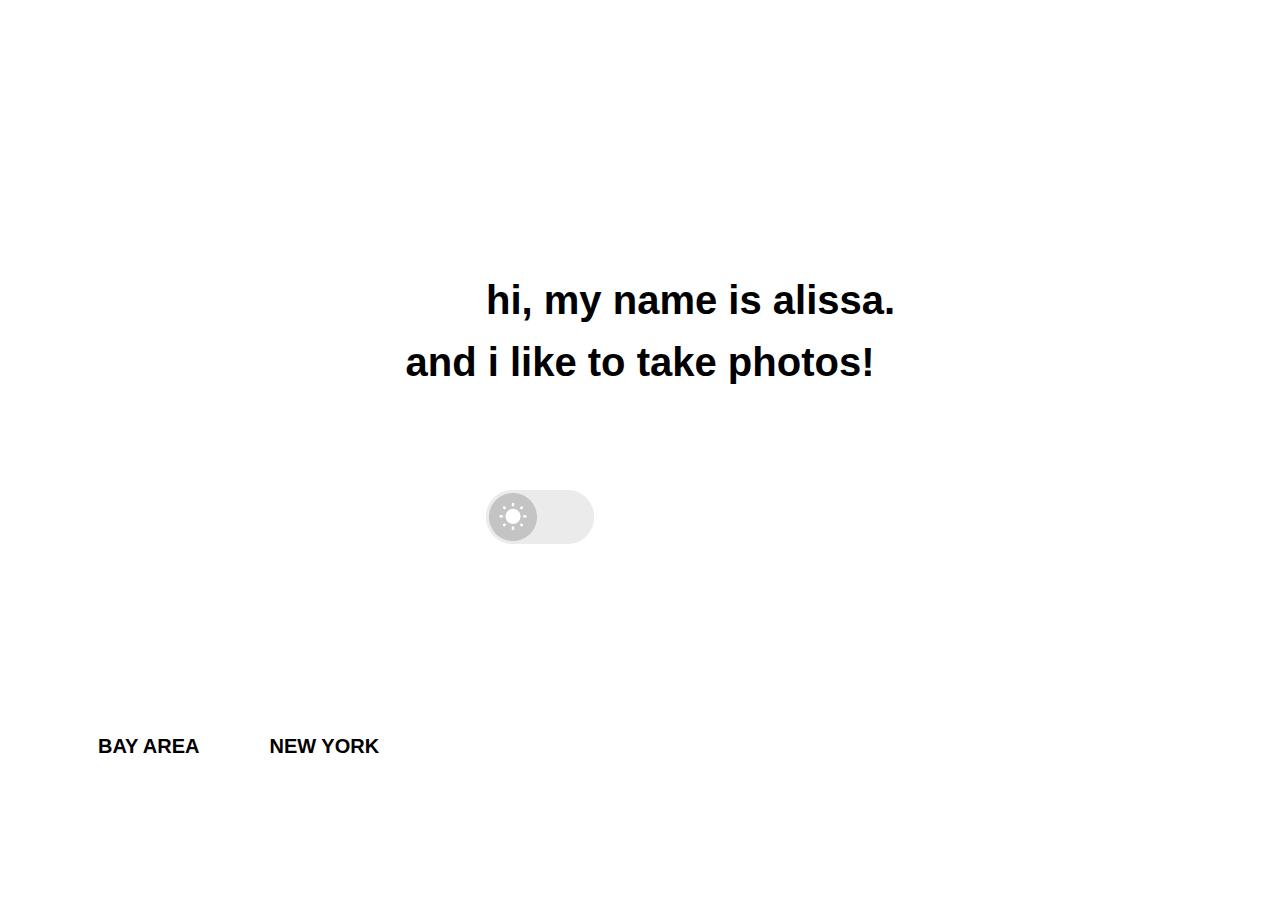
<file: index.html>
<!DOCTYPE html>
<html>
	<head>
		<title> home </title>
		<link rel="stylesheet" type="text/css" href="assets/css/home_light.css">

	</head>

	<style>A {text-decoration: none;} </style>

	<body>
		<header>
			<div class="content">
				<h1> hi, my name is alissa. </h1>
				
			</div>
		</header>

		<p class="text anim-typewriter"> and i like to take photos! </p> 


		<div class= "switch">
			<a href="home_dark.html">
			<img src="assets/imgs/daybutton.png">
			</a>
		</div>

		<div class="menu">
			<div class = "menu-button">
				<a href="bay_area.html">
					<h2> BAY AREA </h2>
				</a>
			</div>
			<div class= "menu-button">
				<a href="new_york.html">
					<h2> NEW YORK </h2>
				</a>
			</div>
		</div>

	</body>

</html>
</file>
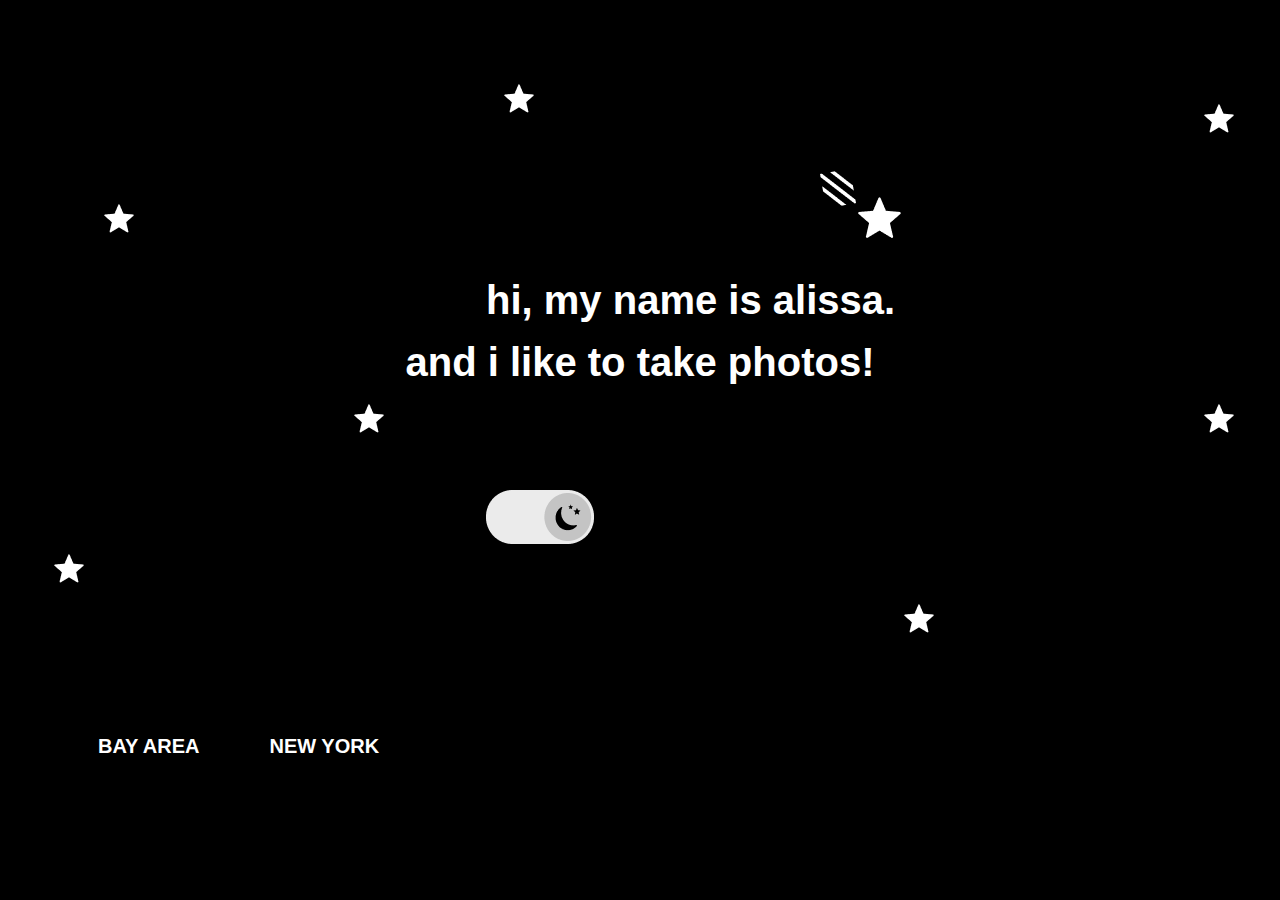
<file: home_dark.html>
<!DOCTYPE html>
<html>
	<head>
		<title> home </title>
		<link rel="stylesheet" type="text/css" href="assets/css/home_dark.css">
		<script src="assets/js/script.js"></script>

	</head>

	<style>A {text-decoration: none;} </style>

	<body>
		<header>
			<div class="content">
				<h1> hi, my name is alissa. </h1>
	
			</div>
		</header>

		<p class="text anim-typewriter"> and i like to take photos! </p> 

		<div class= "switch">
			<a href="index.html">
			<img src="assets/imgs/nightbutton.png" class="nightbutton" alt="">
			</a>
		</div>

		<div class="menu">
			<div class = "menu-button">
				<a href="bay_area.html">
					<h2> BAY AREA </h2>
				</a>
			</div>
			<div class= "menu-button">
				<a href="new_york.html">
					<h2> NEW YORK </h2>
				</a>
			</div>
		</div>

		<div class = 'star1'>
			<img src="assets/imgs/star.png">
		</div>
		<div class = 'star2'>
			<img src="assets/imgs/star.png">
		</div>
		<div class = 'star3'>
			<img src="assets/imgs/star.png">
		</div>
		<div class = 'star4'>
			<img src="assets/imgs/star.png">
		</div>
		<div class = 'star5'>
			<img src="assets/imgs/star.png">
		</div>
		<div class = 'star6'>
			<img src="assets/imgs/star.png">
		</div>
		<div class = 'star7'>
			<img src="assets/imgs/star.png">
		</div>
		<div id="container"> 
		<div id = 'shootingstar'>
			<img src="assets/imgs/shootingstar.png">
		</div>
		</div>

		<script> 
		function moveStar() {
	  		var elem = document.getElementById("shootingstar");   
	  		var pos = 0;
	  		var id = setInterval(frame, 10);
	  		function frame() {
	    	if (pos == 600) {
	      		clearInterval(id);
	    	} else {
	      		pos++; 
	      		elem.style.top = pos + 'px'; 
	      		elem.style.left = pos + 'px'; 
	    			}
	  			}
			}	
		</script>

		<script>moveStar();</script> 
		

	</body>

</html>
</file>
<file: assets/css/home_light.css>
body {
  background-color: white;
}

header {
	height: 110px;
	width: 512px;
	margin-top: 280px;
	margin-left: 478px;
	margin-right: 50px;
}

h1 {
	font-family: Arial;
	font-style: normal;
	font-weight: bolder;
	font-size: 40px;
	line-height: 40px;
	letter-spacing: 0;
	white-space: nowrap;
	text-decoration: none;
}

h2 {
	font-family: Arial;
	font-weight: bolder;
	color: black;
	text-decoration: none;
	font-style: normal; 
	font-size: 20px
}

.menu {
	margin-top: 170px;
	margin-left: 90px;
	display: flex;
	flex-direction: row;
	align-items: center;
	text-decoration: none;

}

.menu-button {
	margin-right: 70px;
	text-decoration: none;
}

.menu-button:hover {
	opacity: 0.4;
}

.switch {
	margin-left: 478px;
}


.text{
	height: 100px;
	font-family: Arial;
	font-style: normal;
	font-weight: bolder;
	margin-bottom: 0px;
	padding-bottom: 0px;
	border-bottom: 0px;
	border-radius: 0px;
    margin: auto;
    font-size: 250%;
    text-align: center;
    white-space: nowrap;
    overflow: hidden;
    transform: translateY(-50%);    
}

.anim-typewriter{
  animation: typewriter 4s steps(44) 1s 1 normal both,
             blinkingcursor 500ms steps(44) infinite normal;
}
@keyframes typewriter{
  from{width: 0;}
  to{width: 24em;}
}
@keyframes blinkingcursor{
  from{border-right-color: rgba(255,255,255,.75);}
  to{border-right-color: transparent;}
}
</file>
<file: assets/css/home_dark.css>
body {
  background-color: black;
}

header {
	height: 110px;
	width: 512px;
	margin-top: 280px;
	margin-left: 478px;
	margin-right: 50px;
}

h1 {
	font-family: Arial;
	font-style: normal;
	color: white;
	font-weight: bolder;
	font-size: 40px;
	line-height: 40px;
	letter-spacing: 0;
	white-space: nowrap;
}

h2 {
	font-family: Arial;
	font-weight: bolder;
	color: white;
	text-decoration: none;
	font-style: normal; 
	font-size: 20px
}

.menu {
	margin-top: 170px;
	margin-left: 90px;
	display: flex;
	flex-direction: row;
	align-items: center;

}

.menu-button {
	margin-right: 70px;
}

.menu-button:hover {
	opacity: 0.7;
}

.switch {
	margin-left: 478px;
}


.text{
	color: white;
	height: 100px;
	font-family: Arial;
	font-style: normal;
	font-weight: bolder;
	margin-bottom: 0px;
	padding-bottom: 0px;
	border-bottom: 0px;
	border-radius: 0px;
    margin: auto;
    font-size: 250%;
    text-align: center;
    white-space: nowrap;
    overflow: hidden;
    transform: translateY(-50%);    
}

.anim-typewriter{
  animation: typewriter 4s steps(44) 1s 1 normal both,
             blinkingcursor 500ms steps(44) infinite normal;
}
@keyframes typewriter{
  from{width: 0;}
  to{width: 24em;}
}
@keyframes blinkingcursor{
  from{border-right-color: rgba(255,255,255,.75);}
  to{border-right-color: transparent;}
}

.star1 {
	position: absolute;
	top: 200px;
	left: 100px;
}

.star2 {
	position: absolute;
	top: 400px;
	left: 350px;
}

.star3 {
	position: absolute;
	top: 600px;
	left: 900px;
}

.star4 {
	position: absolute;
	top: 80px;
	left: 500px;
}

.star5 {
	position: absolute;
	top: 550px;
	left: 50px;
}

.star6 {
	position: absolute;
	top: 400px;
	left: 1200px;
}

.star7 {
	position: absolute;
	top: 100px;
	left: 1200px;
}

#shootingstar {
	position: absolute;
	top: 210px;
	left: 950px;
}

#container {
	width: 800px;
	height: 400px;
	position: absolute;
	color: black;
	top: 100px;
	left: 750px;
}
</file>
